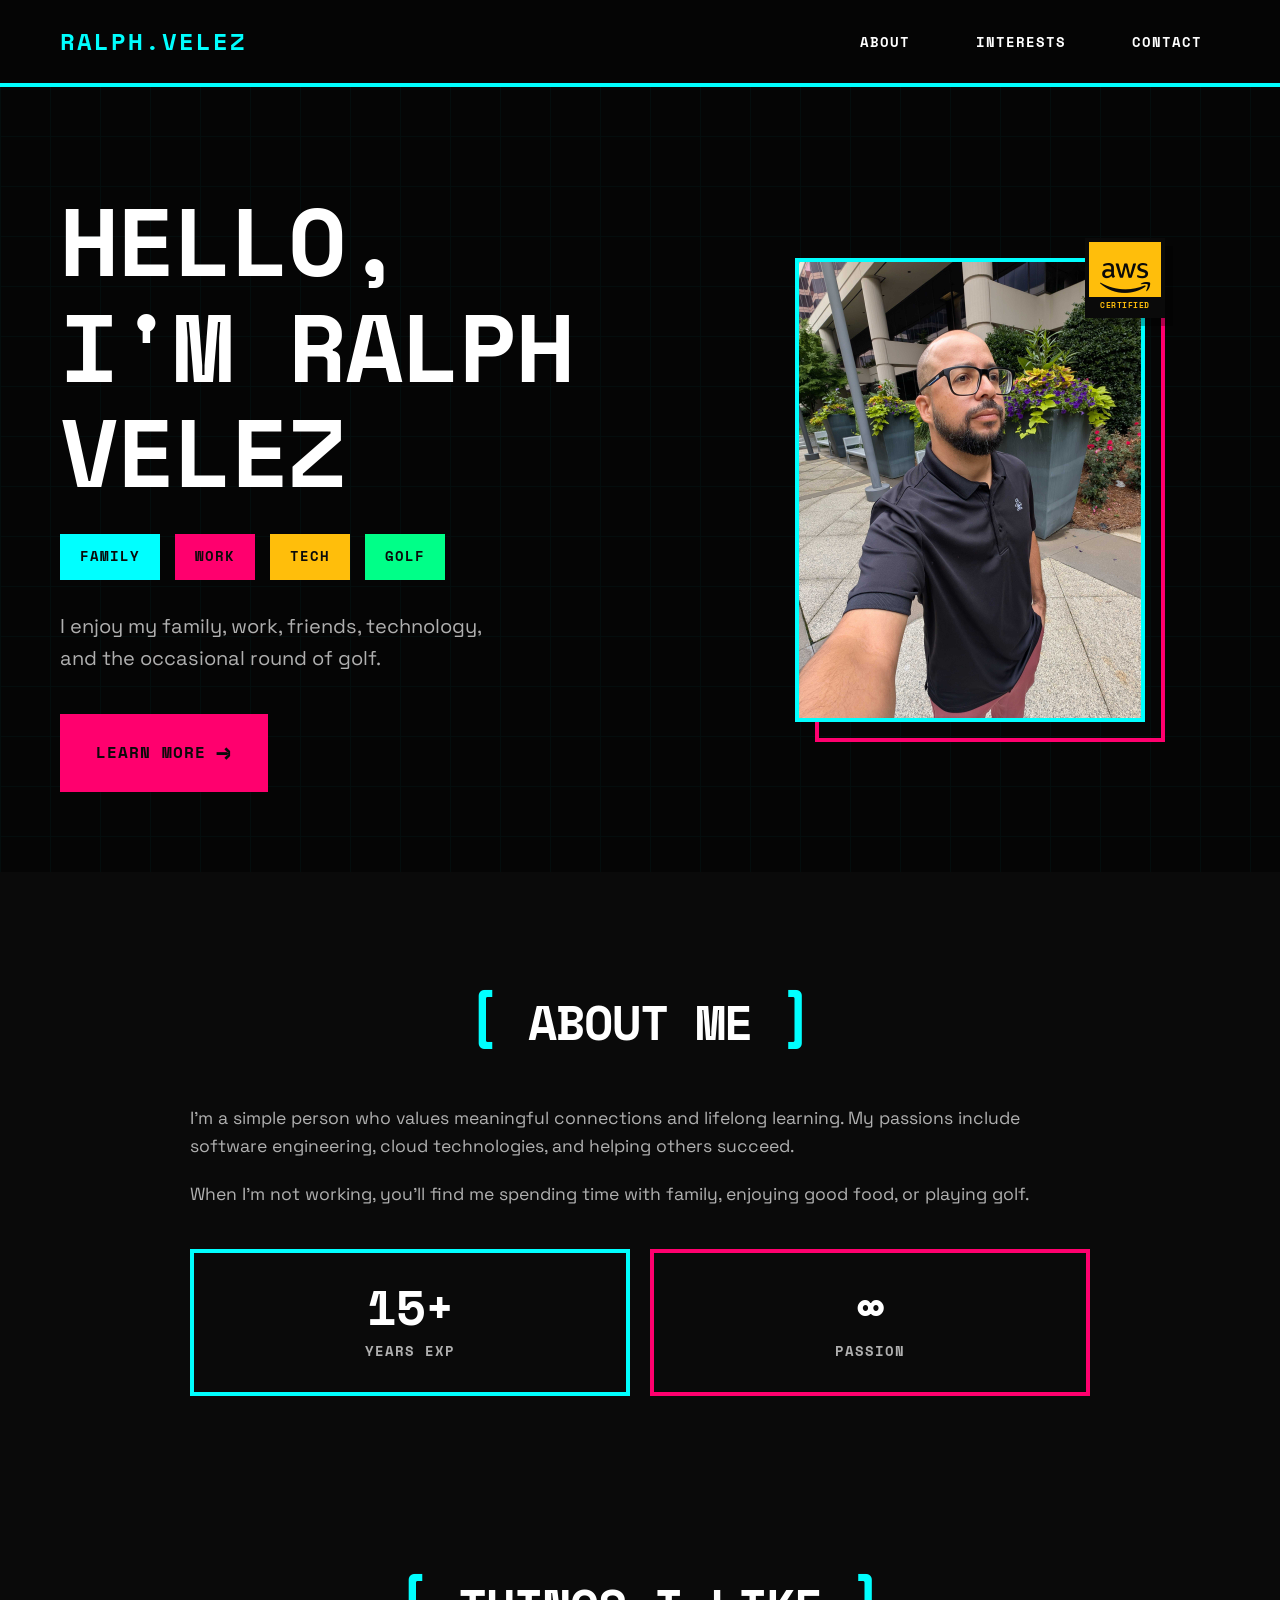
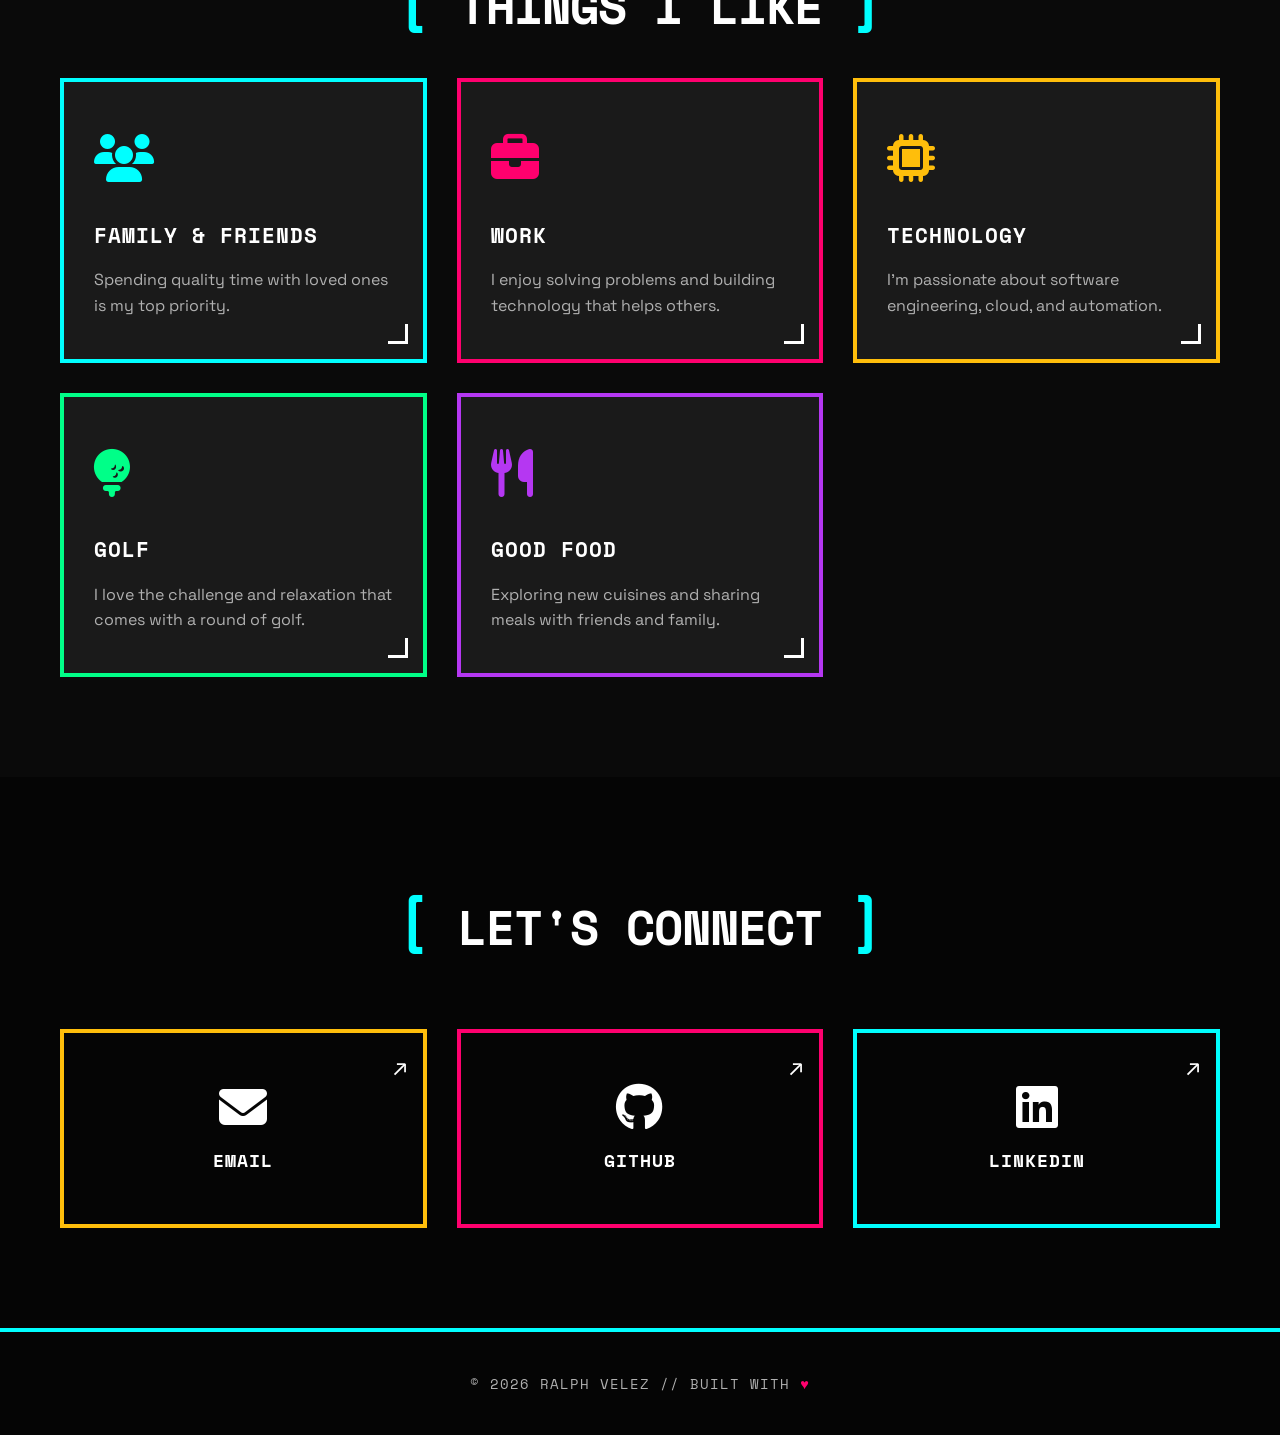
<file: index.html>
<!DOCTYPE html>
<html lang="en">
<head>
  <meta charset="UTF-8"/>
  <meta name="viewport" content="width=device-width, initial-scale=1.0"/>
  <meta name="theme-color" content="#0a0a0a">
  <title>Ralph Velez - Neo Brutalist</title>
  <link href="https://fonts.googleapis.com/css2?family=Space+Grotesk:wght@400;700&family=Space+Mono:wght@400;700&display=swap" rel="stylesheet">
  <link href="https://cdnjs.cloudflare.com/ajax/libs/font-awesome/6.4.0/css/all.min.css" rel="stylesheet">
  <link href="css/neo-brutalist.css" rel="stylesheet">
</head>
<body>
  <!-- Navigation -->
  <nav class="nav">
    <div class="container">
      <div class="nav-content">
        <a href="#top" class="logo">RALPH.VELEZ</a>
        <div class="nav-links">
          <a href="#about" class="nav-link">ABOUT</a>
          <a href="#interests" class="nav-link">INTERESTS</a>
          <a href="#contact" class="nav-link">CONTACT</a>
        </div>
      </div>
    </div>
  </nav>

  <!-- Hero Section -->
  <section class="hero" id="top">
    <div class="container">
      <div class="hero-grid">
        <div class="hero-content">
          <div class="glitch-wrapper">
            <h1 class="hero-title">
              HELLO,<br>
              I'M RALPH<br>
              VELEZ
            </h1>
          </div>
          <div class="hero-tags">
            <span class="tag tag-cyan">FAMILY</span>
            <span class="tag tag-pink">WORK</span>
            <span class="tag tag-yellow">TECH</span>
            <span class="tag tag-green">GOLF</span>
          </div>
          <p class="hero-subtitle">
            I enjoy my family, work, friends, technology,<br class="hide-mobile"> 
            and the occasional round of golf.
          </p>
          <a href="#interests" class="btn-brutal btn-brutal-primary">
            LEARN MORE
            <span class="btn-arrow">→</span>
          </a>
        </div>
        <div class="hero-image-wrapper">
          <div class="image-frame">
            <img src="img/ralph-profile.jpg" alt="Ralph Velez" class="profile-img">
            <div class="image-border"></div>
            <div class="floating-badge">
              <i class="fab fa-aws"></i>
              <div class="badge-label">CERTIFIED</div>
            </div>
          </div>
        </div>
      </div>
    </div>
  </section>

  <!-- About Section -->
  <section class="about-section" id="about">
    <div class="container">
      <h2 class="section-title center">
        <span class="title-bracket">[</span>
        ABOUT ME
        <span class="title-bracket">]</span>
      </h2>
      <div class="about-content-centered">
        <div class="about-text">
          <p>
            I'm a simple person who values meaningful connections and lifelong learning. 
            My passions include software engineering, cloud technologies, and helping others succeed.
          </p>
          <p>
            When I'm not working, you'll find me spending time with family, enjoying good food, 
            or playing golf.
          </p>
        </div>
        <div class="stats-grid">
          <div class="stat-box stat-box-cyan">
            <div class="stat-number">15+</div>
            <div class="stat-label">YEARS EXP</div>
          </div>
          <div class="stat-box stat-box-pink">
            <div class="stat-number">∞</div>
            <div class="stat-label">PASSION</div>
          </div>
        </div>
      </div>
    </div>
  </section>

  <!-- Interests Section -->
  <section class="interests-section" id="interests">
    <div class="container">
      <h2 class="section-title center">
        <span class="title-bracket">[</span>
        THINGS I LIKE
        <span class="title-bracket">]</span>
      </h2>
      <div class="interests-grid">
        
        <div class="interest-card interest-card-cyan">
          <div class="interest-icon">
            <i class="fas fa-users"></i>
          </div>
          <h3 class="interest-title">FAMILY & FRIENDS</h3>
          <p class="interest-text">
            Spending quality time with loved ones is my top priority.
          </p>
          <div class="interest-corner"></div>
        </div>

        <div class="interest-card interest-card-pink">
          <div class="interest-icon">
            <i class="fas fa-briefcase"></i>
          </div>
          <h3 class="interest-title">WORK</h3>
          <p class="interest-text">
            I enjoy solving problems and building technology that helps others.
          </p>
          <div class="interest-corner"></div>
        </div>

        <div class="interest-card interest-card-yellow">
          <div class="interest-icon">
            <i class="fas fa-microchip"></i>
          </div>
          <h3 class="interest-title">TECHNOLOGY</h3>
          <p class="interest-text">
            I'm passionate about software engineering, cloud, and automation.
          </p>
          <div class="interest-corner"></div>
        </div>

        <div class="interest-card interest-card-green">
          <div class="interest-icon">
            <i class="fas fa-golf-ball"></i>
          </div>
          <h3 class="interest-title">GOLF</h3>
          <p class="interest-text">
            I love the challenge and relaxation that comes with a round of golf.
          </p>
          <div class="interest-corner"></div>
        </div>

        <div class="interest-card interest-card-purple">
          <div class="interest-icon">
            <i class="fas fa-utensils"></i>
          </div>
          <h3 class="interest-title">GOOD FOOD</h3>
          <p class="interest-text">
            Exploring new cuisines and sharing meals with friends and family.
          </p>
          <div class="interest-corner"></div>
        </div>

      </div>
    </div>
  </section>

  <!-- Contact Section -->
  <section class="contact-section" id="contact">
    <div class="container">
      <h2 class="section-title center">
        <span class="title-bracket">[</span>
        LET'S CONNECT
        <span class="title-bracket">]</span>
      </h2>
      <div class="contact-grid">
        <a href="mailto:ralph@velez.rocks" class="contact-card contact-card-yellow">
          <i class="fas fa-envelope contact-icon"></i>
          <span class="contact-label">EMAIL</span>
          <span class="contact-arrow">↗</span>
        </a>
        <a href="https://github.com/triralph" target="_blank" class="contact-card contact-card-pink">
          <i class="fab fa-github contact-icon"></i>
          <span class="contact-label">GITHUB</span>
          <span class="contact-arrow">↗</span>
        </a>
        <a href="https://www.linkedin.com/in/raphael-velez-b06055144/" target="_blank" class="contact-card contact-card-cyan">
          <i class="fab fa-linkedin contact-icon"></i>
          <span class="contact-label">LINKEDIN</span>
          <span class="contact-arrow">↗</span>
        </a>
      </div>
    </div>
  </section>

  <!-- Footer -->
  <footer class="footer">
    <div class="container">
      <div class="footer-content">
        <p class="footer-text">
          © 2026 RALPH VELEZ // BUILT WITH <span class="footer-heart">♥</span>
        </p>
      </div>
    </div>
  </footer>

  <script src="js/neo-brutalist.js"></script>
</body>
</html>
</file>
<file: css/neo-brutalist.css>
/* Neo-Brutalist Dark Mode Styles */

:root {
  --bg-dark: #0a0a0a;
  --bg-darker: #050505;
  --bg-card: #1a1a1a;
  --text-primary: #ffffff;
  --text-secondary: #b0b0b0;
  
  --cyan: #00ffff;
  --pink: #ff006e;
  --yellow: #ffbe0b;
  --green: #00ff88;
  --purple: #b537f2;
  
  --border-width: 4px;
  --shadow-offset: 8px;
}

* {
  margin: 0;
  padding: 0;
  box-sizing: border-box;
}

body {
  font-family: 'Space Grotesk', sans-serif;
  background-color: var(--bg-dark);
  color: var(--text-primary);
  line-height: 1.6;
  overflow-x: hidden;
}

.container {
  max-width: 1200px;
  margin: 0 auto;
  padding: 0 20px;
}

/* Navigation */
.nav {
  background-color: var(--bg-darker);
  border-bottom: var(--border-width) solid var(--cyan);
  padding: 20px 0;
  position: sticky;
  top: 0;
  z-index: 1000;
}

.nav-content {
  display: flex;
  justify-content: space-between;
  align-items: center;
}

.logo {
  font-family: 'Space Mono', monospace;
  font-size: 1.5rem;
  font-weight: 700;
  color: var(--cyan);
  text-decoration: none;
  letter-spacing: 2px;
  transition: all 0.3s;
}

.logo:hover {
  color: var(--pink);
  text-shadow: 0 0 20px var(--pink);
}

.nav-links {
  display: flex;
  gap: 30px;
}

.nav-link {
  font-family: 'Space Mono', monospace;
  font-size: 0.9rem;
  font-weight: 700;
  color: var(--text-primary);
  text-decoration: none;
  letter-spacing: 1px;
  padding: 8px 16px;
  border: 2px solid transparent;
  transition: all 0.3s;
}

.nav-link:hover {
  border: 2px solid var(--yellow);
  background-color: var(--yellow);
  color: var(--bg-dark);
  transform: translate(-2px, -2px);
  box-shadow: 4px 4px 0 var(--bg-dark);
}

/* Hero Section */
.hero {
  padding: 100px 0 80px;
  background-color: var(--bg-darker);
  position: relative;
  overflow: hidden;
}

.hero::before {
  content: '';
  position: absolute;
  top: 0;
  left: 0;
  right: 0;
  bottom: 0;
  background: 
    linear-gradient(90deg, var(--cyan) 1px, transparent 1px),
    linear-gradient(0deg, var(--cyan) 1px, transparent 1px);
  background-size: 50px 50px;
  opacity: 0.03;
  pointer-events: none;
}

.hero-grid {
  display: grid;
  grid-template-columns: 1.2fr 1fr;
  gap: 60px;
  align-items: center;
  position: relative;
  z-index: 1;
}

.hero-content {
  position: relative;
  z-index: 1;
}

.hero-image-wrapper {
  position: relative;
  display: flex;
  justify-content: center;
  align-items: center;
}

.hero-title {
  font-family: 'Space Mono', monospace;
  font-size: clamp(3rem, 8vw, 6rem);
  font-weight: 700;
  line-height: 1.1;
  margin-bottom: 30px;
  color: var(--text-primary);
  text-transform: uppercase;
  letter-spacing: -2px;
}

.hero-tags {
  display: flex;
  flex-wrap: wrap;
  gap: 15px;
  margin-bottom: 30px;
}

.tag {
  font-family: 'Space Mono', monospace;
  font-size: 0.85rem;
  font-weight: 700;
  padding: 8px 16px;
  border: var(--border-width) solid;
  text-transform: uppercase;
  letter-spacing: 1px;
  transition: all 0.3s;
  color: var(--bg-dark);
  position: relative;
}

.tag::after {
  content: '';
  position: absolute;
  top: 8px;
  left: 8px;
  right: -8px;
  bottom: -8px;
  border: var(--border-width) solid;
  z-index: -1;
  transition: all 0.3s;
  opacity: 0;
}

.tag-cyan {
  background-color: var(--cyan);
  border-color: var(--cyan);
}

.tag-cyan::after {
  border-color: var(--cyan);
}

.tag-cyan:hover {
  transform: translate(-6px, -6px);
}

.tag-cyan:hover::after {
  opacity: 1;
}

.tag-pink {
  background-color: var(--pink);
  border-color: var(--pink);
}

.tag-pink::after {
  border-color: var(--pink);
}

.tag-pink:hover {
  transform: translate(-6px, -6px);
}

.tag-pink:hover::after {
  opacity: 1;
}

.tag-yellow {
  background-color: var(--yellow);
  border-color: var(--yellow);
}

.tag-yellow::after {
  border-color: var(--yellow);
}

.tag-yellow:hover {
  transform: translate(-6px, -6px);
}

.tag-yellow:hover::after {
  opacity: 1;
}

.tag-green {
  background-color: var(--green);
  border-color: var(--green);
}

.tag-green::after {
  border-color: var(--green);
}

.tag-green:hover {
  transform: translate(-6px, -6px);
}

.tag-green:hover::after {
  opacity: 1;
}

.hero-subtitle {
  font-size: 1.25rem;
  color: var(--text-secondary);
  margin-bottom: 40px;
  max-width: 600px;
}

.btn-brutal {
  font-family: 'Space Mono', monospace;
  font-size: 1rem;
  font-weight: 700;
  padding: 16px 32px;
  border: var(--border-width) solid;
  text-decoration: none;
  text-transform: uppercase;
  letter-spacing: 1px;
  display: inline-flex;
  align-items: center;
  gap: 10px;
  transition: all 0.3s;
  cursor: pointer;
}

.btn-brutal-primary {
  background-color: var(--pink);
  border-color: var(--pink);
  color: var(--bg-dark);
}

.btn-brutal-primary:hover {
  transform: translate(-6px, -6px);
  box-shadow: 8px 8px 0 var(--pink);
}

.btn-arrow {
  font-size: 1.5rem;
  transition: transform 0.3s;
}

.btn-brutal:hover .btn-arrow {
  transform: translateX(5px);
}

/* About Section */
.about-section {
  padding: 100px 0;
  background-color: var(--bg-dark);
}

.about-content-centered {
  max-width: 900px;
  margin: 0 auto;
  margin-top: 40px;
}

.image-frame {
  position: relative;
  width: 100%;
  max-width: 350px;
}

.profile-img {
  width: 100%;
  height: auto;
  display: block;
  border: var(--border-width) solid var(--cyan);
  position: relative;
  z-index: 2;
}

.image-border {
  position: absolute;
  top: 20px;
  left: 20px;
  right: -20px;
  bottom: -20px;
  border: var(--border-width) solid var(--pink);
  z-index: 1;
}

.floating-badge {
  position: absolute;
  top: -20px;
  right: -20px;
  width: 80px;
  height: 80px;
  background-color: var(--yellow);
  border: var(--border-width) solid var(--bg-dark);
  display: flex;
  align-items: center;
  justify-content: center;
  z-index: 3;
  animation: float 3s ease-in-out infinite;
  box-shadow: 8px 8px 0 rgba(0, 0, 0, 0.3);
}

.floating-badge i {
  font-size: 2.5rem;
  color: var(--bg-dark);
}

.badge-label {
  position: absolute;
  bottom: 0;
  left: 0;
  right: 0;
  background-color: var(--bg-dark);
  font-family: 'Space Mono', monospace;
  font-size: 0.5rem;
  font-weight: 700;
  color: var(--yellow);
  text-align: center;
  padding: 2px 0;
  letter-spacing: 0.5px;
}

@keyframes float {
  0%, 100% {
    transform: translateY(0px) rotate(0deg);
  }
  50% {
    transform: translateY(-10px) rotate(5deg);
  }
}

.section-title {
  font-family: 'Space Mono', monospace;
  font-size: clamp(2rem, 5vw, 3rem);
  font-weight: 700;
  margin-bottom: 30px;
  text-transform: uppercase;
  letter-spacing: -1px;
}

.section-title.center {
  text-align: center;
}

.title-bracket {
  color: var(--cyan);
  font-size: 1.2em;
}

.about-text p {
  font-size: 1.1rem;
  color: var(--text-secondary);
  margin-bottom: 20px;
}

.stats-grid {
  display: grid;
  grid-template-columns: repeat(2, 1fr);
  gap: 20px;
  margin-top: 40px;
}

.stat-box {
  padding: 30px;
  border: var(--border-width) solid;
  text-align: center;
  transition: all 0.3s;
}

.stat-box-cyan {
  border-color: var(--cyan);
  background-color: transparent;
}

.stat-box-cyan:hover {
  background-color: var(--cyan);
  transform: translate(-4px, -4px);
  box-shadow: 6px 6px 0 var(--cyan);
}

.stat-box-cyan:hover .stat-number,
.stat-box-cyan:hover .stat-label {
  color: var(--bg-dark);
}

.stat-box-pink {
  border-color: var(--pink);
}

.stat-box-pink:hover {
  background-color: var(--pink);
  transform: translate(-4px, -4px);
  box-shadow: 6px 6px 0 var(--pink);
}

.stat-box-pink:hover .stat-number,
.stat-box-pink:hover .stat-label {
  color: var(--bg-dark);
}

.stat-number {
  font-family: 'Space Mono', monospace;
  font-size: 3rem;
  font-weight: 700;
  color: var(--text-primary);
  line-height: 1;
  margin-bottom: 10px;
}

.stat-label {
  font-family: 'Space Mono', monospace;
  font-size: 0.85rem;
  font-weight: 700;
  color: var(--text-secondary);
  letter-spacing: 1px;
}

/* Contact Section */
.contact-section {
  padding: 100px 0;
  background-color: var(--bg-darker);
}

.contact-grid {
  display: grid;
  grid-template-columns: repeat(auto-fit, minmax(280px, 1fr));
  gap: 30px;
  margin-top: 60px;
}

.contact-card {
  padding: 50px 30px;
  border: var(--border-width) solid;
  text-decoration: none;
  display: flex;
  flex-direction: column;
  align-items: center;
  gap: 15px;
  position: relative;
  transition: all 0.3s;
}

.contact-card-cyan {
  border-color: var(--cyan);
  background-color: transparent;
}

.contact-card-cyan:hover {
  background-color: var(--cyan);
  transform: translate(-6px, -6px);
  box-shadow: 8px 8px 0 var(--cyan);
}

.contact-card-cyan:hover .contact-icon,
.contact-card-cyan:hover .contact-label,
.contact-card-cyan:hover .contact-arrow {
  color: var(--bg-dark);
}

.contact-card-pink {
  border-color: var(--pink);
}

.contact-card-pink:hover {
  background-color: var(--pink);
  transform: translate(-6px, -6px);
  box-shadow: 8px 8px 0 var(--pink);
}

.contact-card-pink:hover .contact-icon,
.contact-card-pink:hover .contact-label,
.contact-card-pink:hover .contact-arrow {
  color: var(--bg-dark);
}

.contact-card-yellow {
  border-color: var(--yellow);
}

.contact-card-yellow:hover {
  background-color: var(--yellow);
  transform: translate(-6px, -6px);
  box-shadow: 8px 8px 0 var(--yellow);
}

.contact-card-yellow:hover .contact-icon,
.contact-card-yellow:hover .contact-label,
.contact-card-yellow:hover .contact-arrow {
  color: var(--bg-dark);
}

.contact-icon {
  font-size: 3rem;
  color: var(--text-primary);
  transition: color 0.3s;
}

.contact-label {
  font-family: 'Space Mono', monospace;
  font-size: 1.1rem;
  font-weight: 700;
  color: var(--text-primary);
  letter-spacing: 1px;
  transition: color 0.3s;
}

.contact-arrow {
  position: absolute;
  top: 15px;
  right: 15px;
  font-size: 1.5rem;
  color: var(--text-primary);
  transition: all 0.3s;
}

.contact-card:hover .contact-arrow {
  transform: translate(3px, -3px);
}

/* Page Header (About Page) */
.page-header {
  padding: 80px 0 40px;
  background-color: var(--bg-darker);
}

.page-title {
  font-family: 'Space Mono', monospace;
  font-size: clamp(2.5rem, 6vw, 4rem);
  font-weight: 700;
  text-align: center;
  text-transform: uppercase;
  letter-spacing: -1px;
}

/* Interests Section */
.interests-section {
  padding: 60px 0 100px;
  background-color: var(--bg-dark);
}

.interests-grid {
  display: grid;
  grid-template-columns: repeat(auto-fit, minmax(300px, 1fr));
  gap: 30px;
}

.interest-card {
  padding: 40px 30px;
  border: var(--border-width) solid;
  position: relative;
  transition: all 0.3s;
  background-color: var(--bg-card);
}

.interest-card-cyan {
  border-color: var(--cyan);
}

.interest-card-cyan:hover {
  transform: translate(-6px, -6px);
  box-shadow: 8px 8px 0 var(--cyan);
}

.interest-card-pink {
  border-color: var(--pink);
}

.interest-card-pink:hover {
  transform: translate(-6px, -6px);
  box-shadow: 8px 8px 0 var(--pink);
}

.interest-card-yellow {
  border-color: var(--yellow);
}

.interest-card-yellow:hover {
  transform: translate(-6px, -6px);
  box-shadow: 8px 8px 0 var(--yellow);
}

.interest-card-green {
  border-color: var(--green);
}

.interest-card-green:hover {
  transform: translate(-6px, -6px);
  box-shadow: 8px 8px 0 var(--green);
}

.interest-card-purple {
  border-color: var(--purple);
}

.interest-card-purple:hover {
  transform: translate(-6px, -6px);
  box-shadow: 8px 8px 0 var(--purple);
}

.interest-icon {
  font-size: 3rem;
  margin-bottom: 20px;
  color: var(--text-primary);
}

.interest-card-cyan .interest-icon { color: var(--cyan); }
.interest-card-pink .interest-icon { color: var(--pink); }
.interest-card-yellow .interest-icon { color: var(--yellow); }
.interest-card-green .interest-icon { color: var(--green); }
.interest-card-purple .interest-icon { color: var(--purple); }

.interest-title {
  font-family: 'Space Mono', monospace;
  font-size: 1.3rem;
  font-weight: 700;
  margin-bottom: 15px;
  text-transform: uppercase;
  letter-spacing: 1px;
}

.interest-text {
  font-size: 1rem;
  color: var(--text-secondary);
  line-height: 1.6;
}

.interest-corner {
  position: absolute;
  bottom: 15px;
  right: 15px;
  width: 20px;
  height: 20px;
  border-right: 3px solid var(--text-primary);
  border-bottom: 3px solid var(--text-primary);
}

/* Footer */
.footer {
  background-color: var(--bg-darker);
  border-top: var(--border-width) solid var(--cyan);
  padding: 40px 0;
}

.footer-content {
  text-align: center;
}

.footer-text {
  font-family: 'Space Mono', monospace;
  font-size: 0.9rem;
  color: var(--text-secondary);
  letter-spacing: 1px;
}

.footer-heart {
  color: var(--pink);
  animation: heartbeat 1.5s infinite;
}

@keyframes heartbeat {
  0%, 100% { transform: scale(1); }
  50% { transform: scale(1.2); }
}

/* Responsive */
@media (max-width: 768px) {
  .nav-links {
    gap: 15px;
  }
  
  .nav-link {
    font-size: 0.8rem;
    padding: 6px 12px;
  }
  
  .hero {
    padding: 60px 0 40px;
  }
  
  .hero-grid {
    grid-template-columns: 1fr;
    gap: 40px;
  }
  
  .hero-image-wrapper {
    order: -1;
  }
  
  .image-frame {
    max-width: 250px;
    margin: 0 auto;
  }
  
  .stats-grid {
    grid-template-columns: 1fr;
  }
  
  .contact-grid {
    grid-template-columns: 1fr;
  }
  
  .interests-grid {
    grid-template-columns: 1fr;
  }
  
  .hide-mobile {
    display: none;
  }
}

@media (max-width: 480px) {
  .hero-tags {
    gap: 10px;
  }
  
  .tag {
    font-size: 0.75rem;
    padding: 6px 12px;
  }
}
</file>
